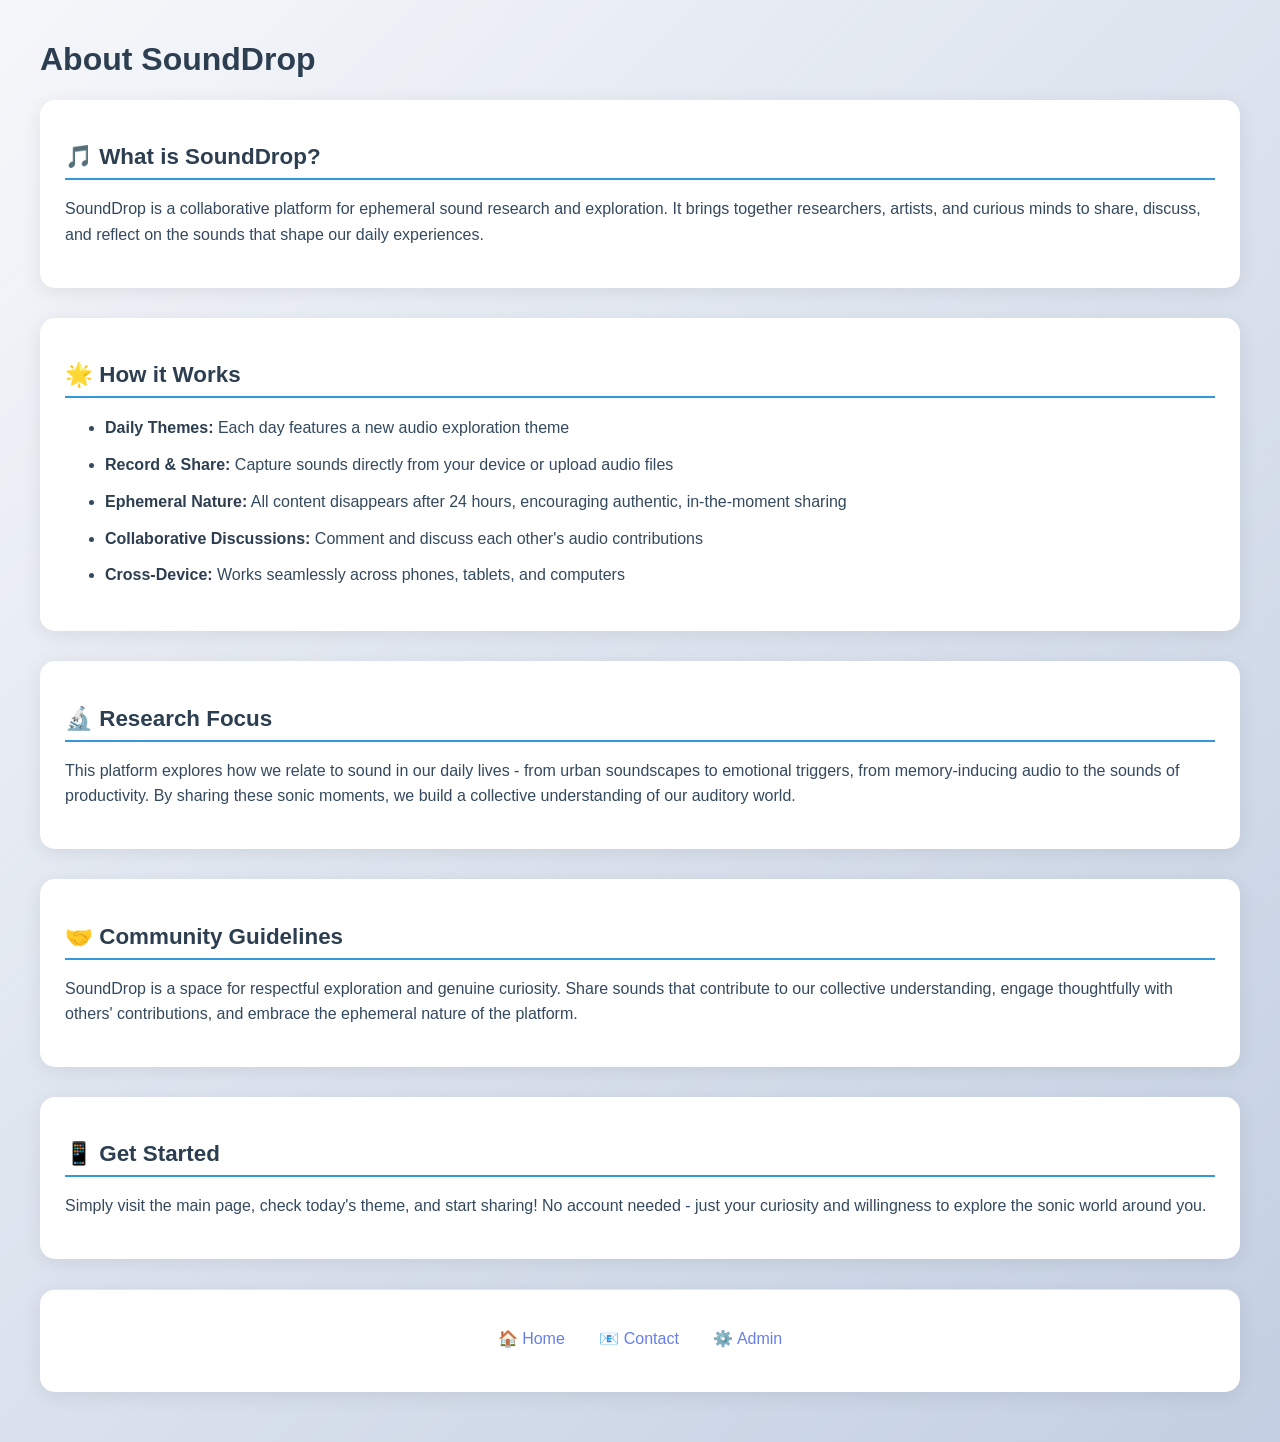
<file: about.html>
<!-- about.html -->
<!DOCTYPE html>
<html lang="en">
<head>
  <meta charset="UTF-8">
  <meta name="viewport" content="width=device-width, initial-scale=1.0">
  <title>About - SoundDrop</title>
  <link rel="stylesheet" href="style.css">
</head>
<body>
  <div class="container">
    <h1>About SoundDrop</h1>
    
    <div class="about-section">
      <h2>🎵 What is SoundDrop?</h2>
      <p>SoundDrop is a collaborative platform for ephemeral sound research and exploration. It brings together researchers, artists, and curious minds to share, discuss, and reflect on the sounds that shape our daily experiences.</p>
    </div>

    <div class="about-section">
      <h2>🌟 How it Works</h2>
      <ul>
        <li><strong>Daily Themes:</strong> Each day features a new audio exploration theme</li>
        <li><strong>Record & Share:</strong> Capture sounds directly from your device or upload audio files</li>
        <li><strong>Ephemeral Nature:</strong> All content disappears after 24 hours, encouraging authentic, in-the-moment sharing</li>
        <li><strong>Collaborative Discussions:</strong> Comment and discuss each other's audio contributions</li>
        <li><strong>Cross-Device:</strong> Works seamlessly across phones, tablets, and computers</li>
      </ul>
    </div>

    <div class="about-section">
      <h2>🔬 Research Focus</h2>
      <p>This platform explores how we relate to sound in our daily lives - from urban soundscapes to emotional triggers, from memory-inducing audio to the sounds of productivity. By sharing these sonic moments, we build a collective understanding of our auditory world.</p>
    </div>

    <div class="about-section">
      <h2>🤝 Community Guidelines</h2>
      <p>SoundDrop is a space for respectful exploration and genuine curiosity. Share sounds that contribute to our collective understanding, engage thoughtfully with others' contributions, and embrace the ephemeral nature of the platform.</p>
    </div>

    <div class="about-section">
      <h2>📱 Get Started</h2>
      <p>Simply visit the main page, check today's theme, and start sharing! No account needed - just your curiosity and willingness to explore the sonic world around you.</p>
    </div>
    
    <div class="about-section" style="text-align: center; border-top: 1px solid #e1e8ed; padding-top: 20px;">
      <p>
        <a href="index.html" style="color: #667eea; text-decoration: none; margin: 0 15px;">🏠 Home</a>
        <a href="contact.html" style="color: #667eea; text-decoration: none; margin: 0 15px;">📧 Contact</a>
        <a href="admin.html" style="color: #667eea; text-decoration: none; margin: 0 15px;">⚙️ Admin</a>
      </p>
    </div>
  </div>
</body>
</html>
</file>
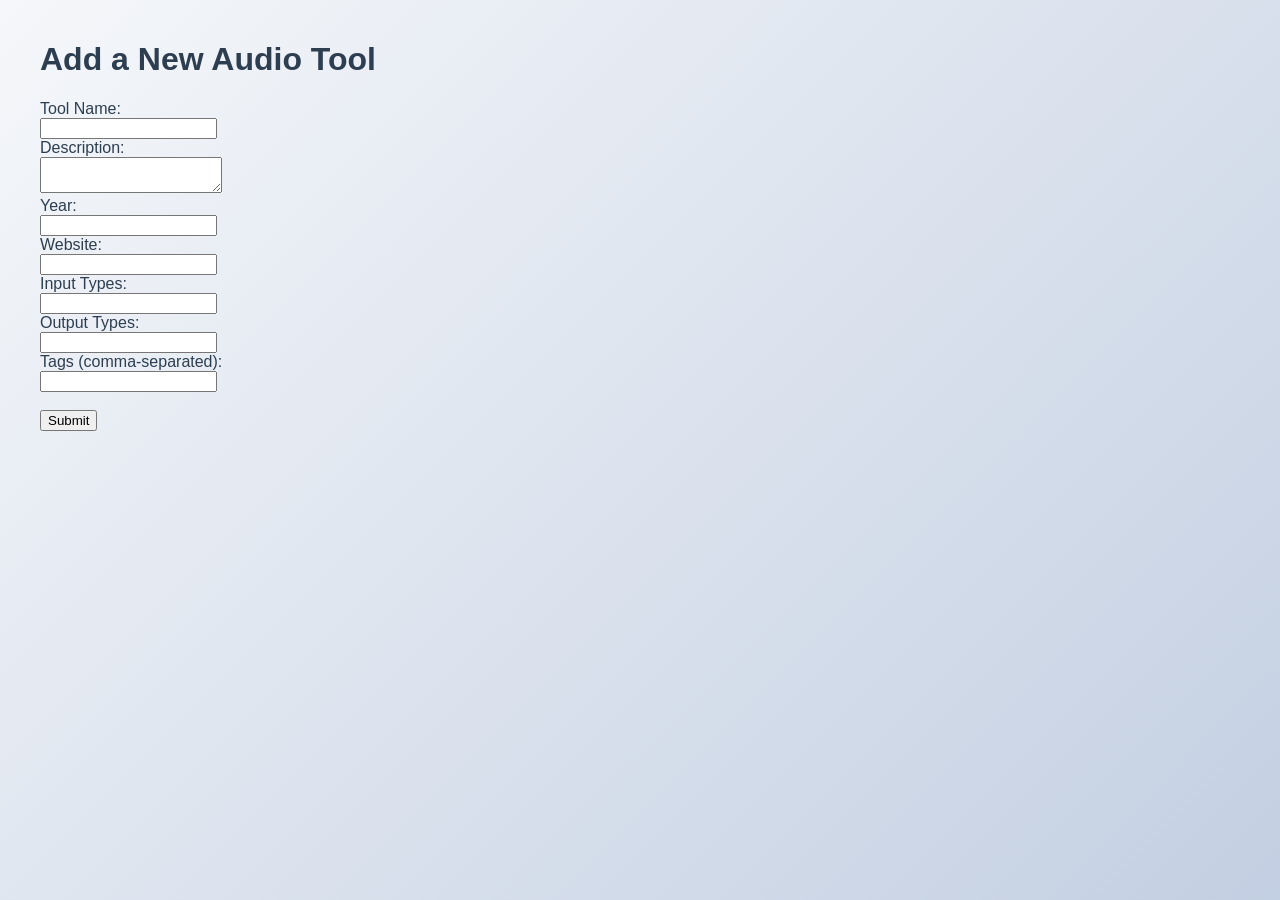
<file: add-model.html>
<!-- add-model.html -->
<!DOCTYPE html>
<html lang="en">
<head>
  <meta charset="UTF-8">
  <meta name="viewport" content="width=device-width, initial-scale=1.0">
  <title>Add Model - AI Audio Tools</title>
  <link rel="stylesheet" href="style.css">
</head>
<body>
  <div class="container">
    <h1>Add a New Audio Tool</h1>
    <form>
      <label>Tool Name:</label><br>
      <input type="text" name="name"><br>

      <label>Description:</label><br>
      <textarea name="description"></textarea><br>

      <label>Year:</label><br>
      <input type="text" name="year"><br>

      <label>Website:</label><br>
      <input type="url" name="website"><br>

      <label>Input Types:</label><br>
      <input type="text" name="inputs"><br>

      <label>Output Types:</label><br>
      <input type="text" name="outputs"><br>

      <label>Tags (comma-separated):</label><br>
      <input type="text" name="tags"><br><br>

      <button type="submit">Submit</button>
    </form>
  </div>
</body>
</html>
</file>
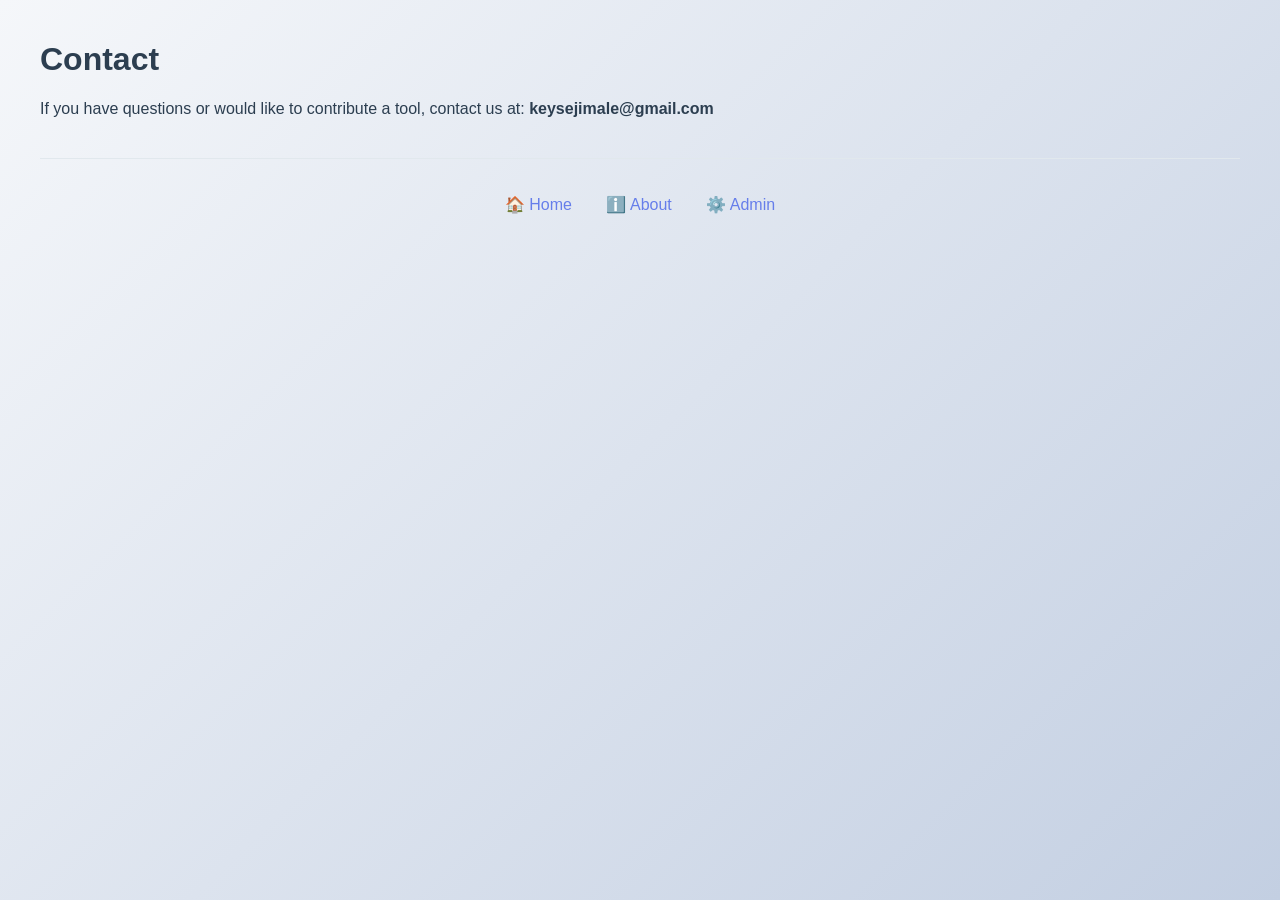
<file: contact.html>
<!-- contact.html -->
<!DOCTYPE html>
<html lang="en"> 


<head>
  <meta charset="UTF-8">
  <meta name="viewport" content="width=device-width, initial-scale=1.0">
  <title>Contact - AI Audio Tools Explorer</title>
  <link rel="stylesheet" href="style.css">
</head>
<body>
  <div class="container">
    <h1>Contact</h1>
    <p>If you have questions or would like to contribute a tool, contact us at: <strong>keysejimale@gmail.com</strong></p>
    
    <div style="text-align: center; border-top: 1px solid #e1e8ed; padding-top: 20px; margin-top: 40px;">
      <p>
        <a href="index.html" style="color: #667eea; text-decoration: none; margin: 0 15px;">🏠 Home</a>
        <a href="about.html" style="color: #667eea; text-decoration: none; margin: 0 15px;">ℹ️ About</a>
        <a href="admin.html" style="color: #667eea; text-decoration: none; margin: 0 15px;">⚙️ Admin</a>
      </p>
    </div>
  </div>
</body>
</html>
</file>
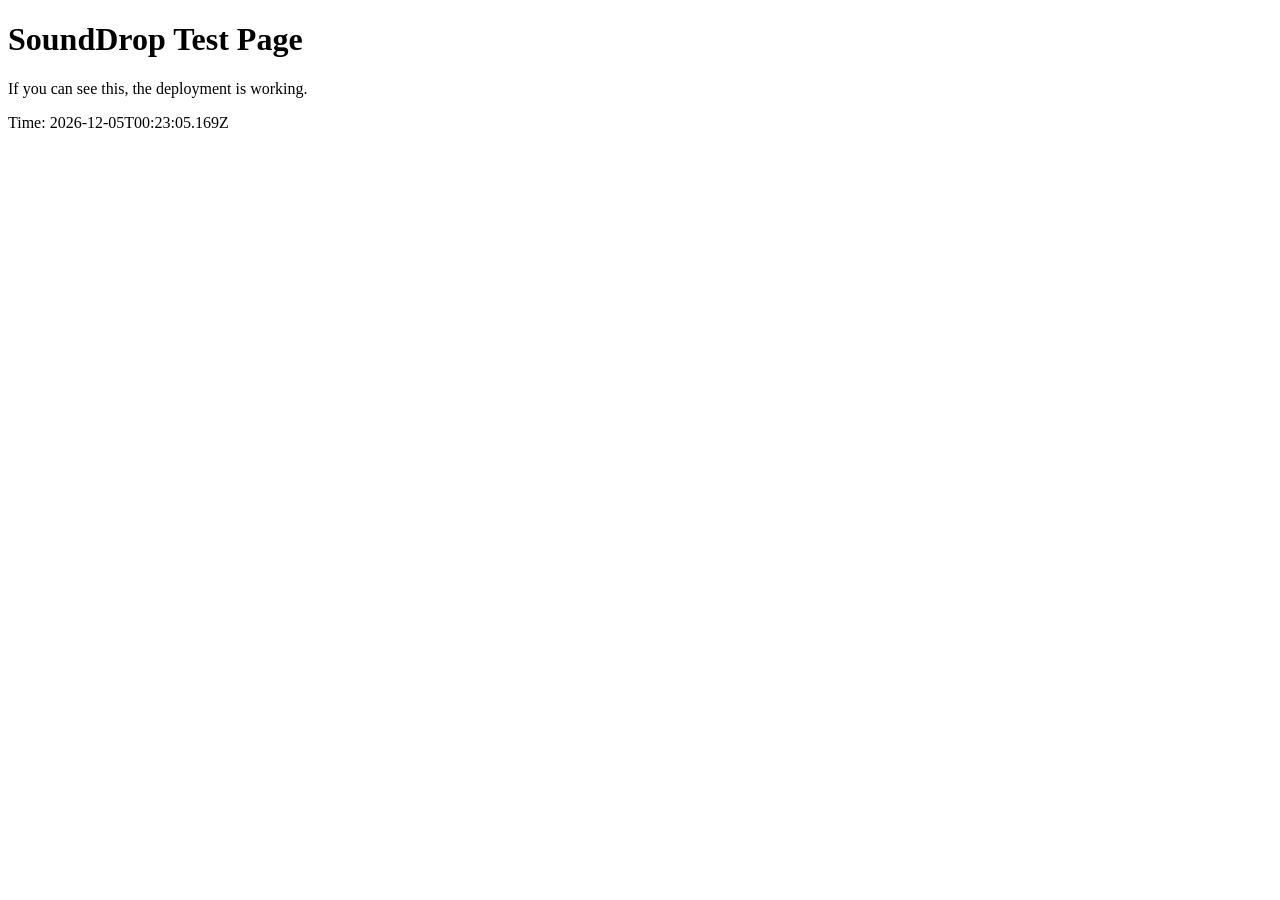
<file: test.html>
<!DOCTYPE html>
<html>
<head>
    <title>SoundDrop Test</title>
</head>
<body>
    <h1>SoundDrop Test Page</h1>
    <p>If you can see this, the deployment is working.</p>
    <p>Time: <span id="time"></span></p>
    <script>
        document.getElementById('time').textContent = new Date().toISOString();
    </script>
</body>
</html>
</file>
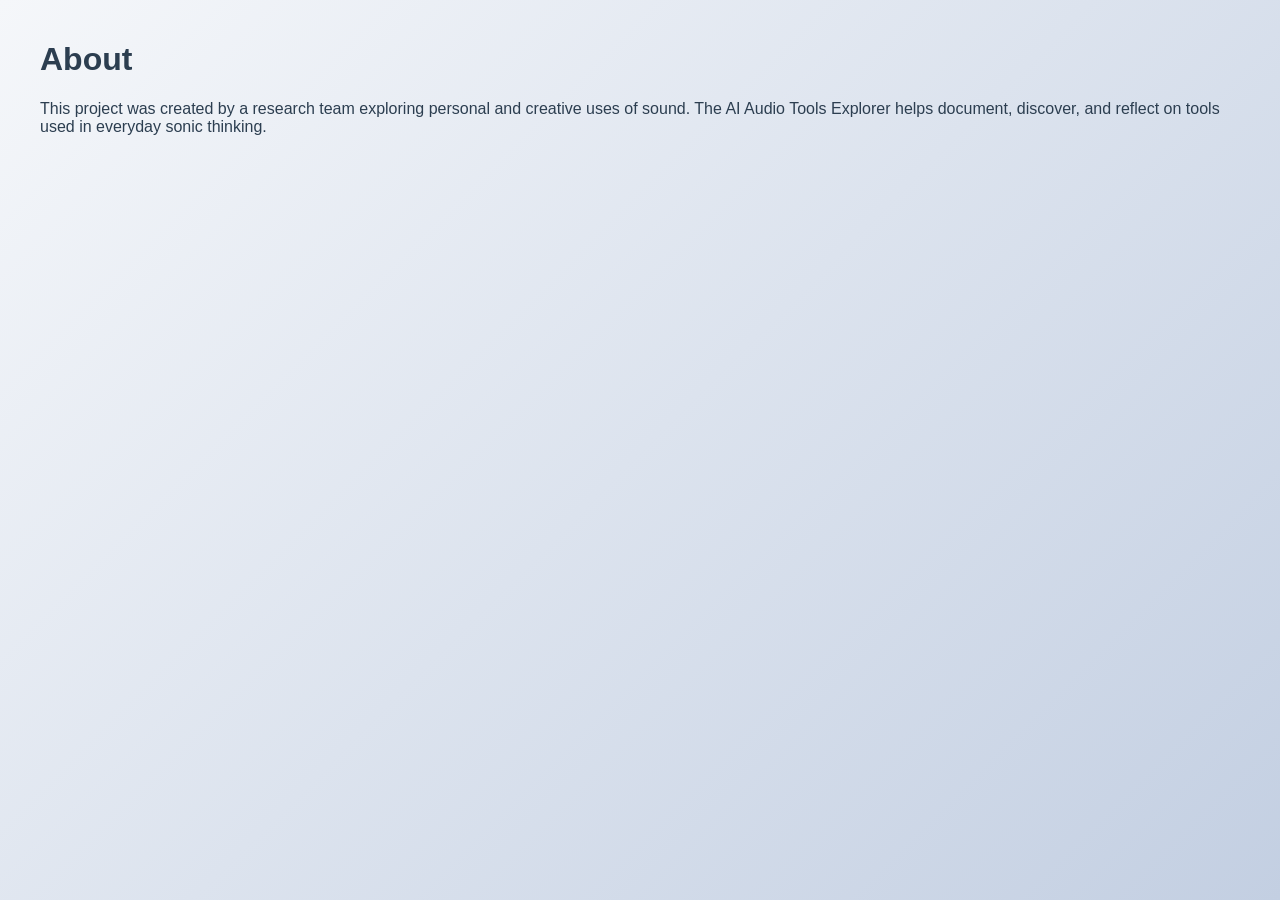
<file: reflective-voice-journal/about.html>
<!-- about.html -->
<!DOCTYPE html>
<html lang="en">
<head>
  <meta charset="UTF-8">
  <meta name="viewport" content="width=device-width, initial-scale=1.0">
  <title>About - AI Audio Tools Explorer</title>
  <link rel="stylesheet" href="style.css">
</head>
<body>
  <div class="container">
    <h1>About</h1>
    <p>This project was created by a research team exploring personal and creative uses of sound. The AI Audio Tools Explorer helps document, discover, and reflect on tools used in everyday sonic thinking.</p>
  </div>
</body>
</html>
</file>
<file: style.css>
/* style.css */
body {
  font-family: 'Inter', sans-serif;
  background: linear-gradient(135deg, #f5f7fa 0%, #c3cfe2 100%);
  color: #2c3e50;
  margin: 0;
  padding: 0;
  min-height: 100vh;
}

.container {
  max-width: 1200px;
  margin: 0 auto;
  padding: 20px;
}

.header {
  display: flex;
  align-items: center;
  justify-content: flex-start;
  position: relative;
  width: 100%;
  min-height: 60px;
  margin-bottom: 20px;
}

.menu {
  width: 48px;
  min-width: 48px;
  display: flex;
  align-items: center;
  justify-content: center;
  z-index: 2;
}

.menu-rect {
  display: none;
  position: absolute;
  top: 35px;
  left: 0;
  background: #fff;
  border-radius: 12px;
  box-shadow: 0 4px 20px rgba(0,0,0,0.15);
  padding: 16px 24px;
  z-index: 10;
  min-width: 180px;
}

.menu:hover .menu-rect {
  display: block;
}

.menu-rect a {
  display: block;
  padding: 8px 0;
  color: #2c3e50;
  text-decoration: none;
  font-size: 1.1em;
}

.menu-rect a:hover {
  color: #3498db;
}

.header-title-wrapper {
  flex: 1;
  display: flex;
  flex-direction: column;
  justify-content: center;
  align-items: center;
  text-align: center;
}

.title {
  font-size: 2.5em;
  font-weight: 700;
  color: #2c3e50;
  margin: 0;
  text-align: center;
}

.tagline {
  font-size: 0.9em;
  color: #7f8c8d;
  margin: 5px 0 0 0;
  text-align: center;
  font-weight: 400;
  font-style: italic;
}

.theme-section {
  margin-bottom: 30px;
}

.theme-card {
  background: linear-gradient(135deg, #667eea 0%, #764ba2 100%);
  color: white;
  padding: 30px;
  border-radius: 20px;
  box-shadow: 0 8px 32px rgba(0,0,0,0.1);
  text-align: center;
}

.theme-title {
  font-size: 1.8em;
  margin: 0 0 20px 0;
  font-weight: 600;
}

.theme-stats {
  display: flex;
  justify-content: space-between;
  align-items: center;
  margin-bottom: 20px;
  flex-wrap: wrap;
  gap: 15px;
}

.countdown {
  font-size: 1.3em;
  font-weight: 600;
  display: flex;
  align-items: center;
  gap: 8px;
  background: rgba(255, 255, 255, 0.2);
  padding: 10px 15px;
  border-radius: 25px;
  border: 2px solid rgba(255, 255, 255, 0.3);
}

#countdown-timer {
  font-size: 1.4em;
  font-weight: 700;
  color: #00e5ff;
  text-shadow: 0 2px 4px rgba(0, 0, 0, 0.5);
  background: rgba(0, 229, 255, 0.2);
  padding: 4px 12px;
  border-radius: 15px;
  border: 1px solid rgba(0, 229, 255, 0.5);
  animation: glow 2s infinite alternate;
}

@keyframes glow {
  0% { box-shadow: 0 0 5px rgba(0, 229, 255, 0.5); }
  100% { box-shadow: 0 0 15px rgba(0, 229, 255, 0.8); }
}

/* Unified countdown styles - orange theme for everything resets */
.unified-countdown {
  background: linear-gradient(135deg, rgba(0, 229, 255, 0.15), rgba(0, 229, 255, 0.15));
  padding: 16px 24px;
  border-radius: 16px;
  border: 2px solid rgba(0, 229, 255, 0.4);
  text-align: center;
  box-shadow: 0 4px 12px rgba(0, 229, 255, 0.2);
}

.countdown-main {
  display: flex;
  align-items: center;
  justify-content: center;
  gap: 12px;
  margin-bottom: 8px;
}

.countdown-main i {
  font-size: 1.8em;
  color: #00e5ff;
  animation: pulse 2s infinite;
}

@keyframes pulse {
  0%, 100% { opacity: 1; }
  50% { opacity: 0.7; }
}

.unified-countdown #countdown-timer {
  font-size: 2.2em;
  font-weight: 800;
  color: #00e5ff;
  text-shadow: 0 2px 6px rgba(0, 0, 0, 0.6);
  background: rgba(0, 229, 255, 0.2);
  padding: 12px 20px;
  border-radius: 12px;
  border: 2px solid rgba(0, 229, 255, 0.5);
  letter-spacing: 2px;
  font-family: 'Courier New', monospace;
  animation: brightGlow 2s infinite alternate;
}

@keyframes brightGlow {
  0% { box-shadow: 0 0 8px rgba(0, 229, 255, 0.5); }
  100% { box-shadow: 0 0 20px rgba(0, 229, 255, 0.8); }
}

.countdown-label {
  font-size: 1.1em;
  font-weight: 600;
  color: #00e5ff;
  margin-bottom: 4px;
  text-transform: uppercase;
  letter-spacing: 1px;
}


.stats {
  font-size: 1em;
  opacity: 0.9;
}

.theme-description {
  font-size: 1.1em;
  line-height: 1.6;
  margin: 0;
  opacity: 0.95;
}

.actions-section {
  display: flex;
  gap: 20px;
  justify-content: center;
  margin-bottom: 30px;
  flex-wrap: wrap;
}

.drop-sound-btn, .upload-btn, .link-btn {
  background: linear-gradient(135deg, #ff6b6b, #ee5a24);
  color: white;
  border: none;
  padding: 15px 30px;
  border-radius: 50px;
  font-size: 1.1em;
  font-weight: 600;
  cursor: pointer;
  transition: all 0.3s ease;
  display: flex;
  align-items: center;
  gap: 10px;
}

.link-btn {
  background: linear-gradient(135deg, #ff6b6b, #ee5a24);
}

.drop-sound-btn:hover, .upload-btn:hover {
  transform: translateY(-2px);
  box-shadow: 0 8px 25px rgba(255, 107, 107, 0.3);
}

.link-btn:hover {
  transform: translateY(-2px);
  box-shadow: 0 8px 25px rgba(255, 107, 107, 0.3);
}

.recording-section {
  margin-bottom: 30px;
}

.recorder-card {
  background: white;
  padding: 30px;
  border-radius: 20px;
  box-shadow: 0 8px 32px rgba(0,0,0,0.1);
  text-align: center;
}

.recorder-controls {
  display: flex;
  align-items: center;
  justify-content: center;
  gap: 20px;
  margin: 20px 0;
}

.record-btn, .stop-btn {
  width: 80px;
  height: 80px;
  border-radius: 50%;
  border: none;
  cursor: pointer;
  transition: all 0.3s ease;
  display: flex;
  align-items: center;
  justify-content: center;
  font-size: 1.5em;
}

.record-btn {
  background: #ff4444;
  color: white;
}

.stop-btn {
  background: #2c3e50;
  color: white;
}

.recording-time {
  font-size: 2em;
  font-weight: 700;
  color: #ff4444;
  background: rgba(255, 68, 68, 0.1);
  padding: 8px 16px;
  border-radius: 25px;
  border: 2px solid #ff4444;
  animation: pulse 1.5s infinite;
}

@keyframes pulse {
  0% { transform: scale(1); opacity: 1; }
  50% { transform: scale(1.05); opacity: 0.8; }
  100% { transform: scale(1); opacity: 1; }
}

.recording-context textarea {
  width: 100%;
  max-width: 500px;
  height: 80px;
  padding: 15px;
  border: 2px solid #e0e6ed;
  border-radius: 12px;
  font-size: 1em;
  resize: vertical;
  margin-bottom: 15px;
}

.audio-preview {
  margin: 20px 0;
  padding: 20px;
  background: #f8f9fa;
  border-radius: 12px;
  border-left: 4px solid #3498db;
}

.audio-preview h4 {
  margin: 0 0 15px 0;
  color: #2c3e50;
  font-size: 1.1em;
}

.recording-actions {
  display: flex;
  gap: 15px;
  justify-content: center;
  margin-top: 15px;
}

.retake-btn {
  background: linear-gradient(135deg, #e17055, #d63031);
  color: white;
  border: none;
  padding: 12px 25px;
  border-radius: 25px;
  font-size: 1em;
  font-weight: 600;
  cursor: pointer;
  transition: all 0.3s ease;
  display: flex;
  align-items: center;
  gap: 8px;
}

.retake-btn:hover {
  transform: translateY(-2px);
  box-shadow: 0 4px 15px rgba(225, 112, 85, 0.3);
}

.share-drop-btn {
  background: linear-gradient(135deg, #00b894, #00a085);
  color: white;
  border: none;
  padding: 12px 25px;
  border-radius: 25px;
  font-size: 1em;
  font-weight: 600;
  cursor: pointer;
  transition: all 0.3s ease;
  display: flex;
  align-items: center;
  gap: 8px;
}

.share-drop-btn:hover {
  transform: translateY(-2px);
  box-shadow: 0 4px 15px rgba(0, 184, 148, 0.3);
}

.filter-tags {
  display: flex;
  gap: 10px;
  justify-content: center;
  margin-bottom: 30px;
  flex-wrap: wrap;
}

.filter-tag {
  background: white;
  border: 2px solid #e0e6ed;
  color: #2c3e50;
  padding: 8px 20px;
  border-radius: 25px;
  cursor: pointer;
  transition: all 0.3s ease;
  font-size: 0.95em;
}

.filter-tag.active, .filter-tag:hover {
  background: #3498db;
  color: white;
  border-color: #3498db;
}

.sound-drops {
  display: grid;
  grid-template-columns: repeat(auto-fill, minmax(350px, 1fr));
  gap: 25px;
}

.sound-drop {
  background: white;
  border-radius: 16px;
  padding: 25px;
  box-shadow: 0 4px 20px rgba(0,0,0,0.08);
  transition: all 0.3s ease;
}

.sound-drop:hover {
  transform: translateY(-4px);
  box-shadow: 0 8px 32px rgba(0,0,0,0.12);
}

.drop-header {
  display: flex;
  justify-content: space-between;
  align-items: center;
  margin-bottom: 15px;
}

.drop-time {
  color: #00e5ff;
  font-size: 1.1em;
  font-weight: 600;
  text-shadow: 0 1px 2px rgba(0, 0, 0, 0.3);
  background: rgba(0, 229, 255, 0.1);
  padding: 4px 8px;
  border-radius: 4px;
  border: 1px solid rgba(0, 229, 255, 0.3);
  display: inline-flex;
  align-items: center;
  gap: 5px;
}

.drop-type {
  background: #e8f4fd;
  color: #3498db;
  padding: 4px 12px;
  border-radius: 12px;
  font-size: 0.8em;
  font-weight: 500;
}

.waveform {
  height: 60px;
  background: #f8f9fa;
  border-radius: 8px;
  margin: 15px 0;
  display: flex;
  align-items: center;
  justify-content: center;
  color: #7f8c8d;
}

.link-preview {
  background: linear-gradient(135deg, #ff6b6b, #ee5a24);
  color: white;
  padding: 15px 20px;
  border-radius: 10px;
  margin: 15px 0;
  display: flex;
  align-items: center;
  gap: 12px;
  transition: all 0.3s ease;
}

.link-preview:hover {
  transform: translateY(-2px);
  box-shadow: 0 4px 15px rgba(255, 107, 107, 0.3);
}

.link-preview a {
  color: white;
  text-decoration: none;
  font-weight: 600;
  font-size: 1.1em;
}

.link-preview a:hover {
  text-decoration: underline;
}

.drop-controls {
  display: flex;
  align-items: center;
  gap: 15px;
  margin: 15px 0;
}

.play-btn {
  width: 40px;
  height: 40px;
  border-radius: 50%;
  background: #3498db;
  color: white;
  border: none;
  cursor: pointer;
  display: flex;
  align-items: center;
  justify-content: center;
}

.drop-context {
  color: #34495e;
  font-style: italic;
  margin: 15px 0;
  line-height: 1.5;
}

.drop-actions {
  display: flex;
  gap: 15px;
  margin-top: 15px;
}

.applaud-btn {
  background: none;
  border: 1px solid #e74c3c;
  color: #e74c3c;
  padding: 8px 15px;
  border-radius: 20px;
  cursor: pointer;
  font-size: 0.9em;
  transition: all 0.3s ease;
  margin-right: 8px;
}

.applaud-btn:hover {
  background: #e74c3c;
  color: white;
  transform: translateY(-1px);
}

.applaud-btn.applauded {
  background: #27ae60;
  border-color: #27ae60;
  color: white;
  box-shadow: 0 0 10px rgba(39, 174, 96, 0.3);
}

.applaud-btn.applauded:hover {
  background: #229954;
  border-color: #229954;
}

.discuss-btn, .download-btn {
  background: none;
  border: 1px solid #e0e6ed;
  color: #7f8c8d;
  padding: 8px 15px;
  border-radius: 20px;
  cursor: pointer;
  font-size: 0.9em;
  transition: all 0.3s ease;
}

.discuss-btn:hover, .download-btn:hover {
  background: #f8f9fa;
  color: #2c3e50;
}

.modal {
  position: fixed;
  top: 0;
  left: 0;
  width: 100%;
  height: 100%;
  background: rgba(0,0,0,0.5);
  display: flex;
  align-items: center;
  justify-content: center;
  z-index: 1000;
}

.modal-content {
  background: white;
  padding: 30px;
  border-radius: 20px;
  max-width: 500px;
  width: 90%;
  position: relative;
}

.close {
  position: absolute;
  top: 15px;
  right: 20px;
  font-size: 1.5em;
  cursor: pointer;
  color: #7f8c8d;
}

.modal-content h3 {
  margin-top: 0;
  color: #2c3e50;
}

.modal-content input, .modal-content textarea {
  width: 100%;
  padding: 12px;
  border: 2px solid #e0e6ed;
  border-radius: 8px;
  margin-bottom: 15px;
  font-size: 1em;
}

.modal-content button {
  background: linear-gradient(135deg, #3498db, #2980b9);
  color: white;
  border: none;
  padding: 12px 25px;
  border-radius: 25px;
  cursor: pointer;
  font-size: 1em;
  font-weight: 600;
}

.discussion-modal-content {
  max-width: 700px;
  max-height: 80vh;
  overflow-y: auto;
}

.sound-preview {
  background: #f8f9fa;
  padding: 20px;
  border-radius: 12px;
  margin-bottom: 25px;
}

.sound-preview .drop-controls {
  margin-bottom: 10px;
}

.sound-preview .drop-context {
  margin: 0;
  font-style: italic;
  color: #34495e;
}

.comments-section h4 {
  color: #2c3e50;
  margin-bottom: 20px;
  padding-bottom: 10px;
  border-bottom: 2px solid #e0e6ed;
}

.comments-list {
  max-height: 300px;
  overflow-y: auto;
  margin-bottom: 25px;
}

.comment {
  background: #f8f9fa;
  padding: 15px;
  border-radius: 10px;
  margin-bottom: 15px;
  border-left: 4px solid #3498db;
}

.comment-header {
  display: flex;
  justify-content: space-between;
  align-items: center;
  margin-bottom: 8px;
}

.comment-actions {
  display: flex;
  gap: 5px;
  opacity: 0.7;
  transition: opacity 0.3s ease;
}

.comment:hover .comment-actions {
  opacity: 1;
}

.edit-comment-btn, .delete-comment-btn {
  background: none;
  border: none;
  color: #7f8c8d;
  cursor: pointer;
  padding: 4px 6px;
  border-radius: 4px;
  font-size: 0.7em;
  transition: all 0.3s ease;
}

.edit-comment-btn:hover {
  background: #3498db;
  color: white;
}

.delete-comment-btn:hover {
  background: #e74c3c;
  color: white;
}

.comment-edit {
  margin-top: 10px;
}

.comment-edit textarea {
  width: 100%;
  padding: 8px;
  border: 2px solid #e0e6ed;
  border-radius: 6px;
  font-size: 0.9em;
  font-family: inherit;
  resize: vertical;
  min-height: 60px;
  margin-bottom: 10px;
  box-sizing: border-box;
}

.comment-edit textarea:focus {
  outline: none;
  border-color: #3498db;
}

.edit-actions {
  display: flex;
  gap: 8px;
}

.save-edit-btn, .cancel-edit-btn {
  padding: 6px 12px;
  border: none;
  border-radius: 4px;
  font-size: 0.8em;
  cursor: pointer;
  transition: all 0.3s ease;
  display: flex;
  align-items: center;
  gap: 4px;
}

.save-edit-btn {
  background: #27ae60;
  color: white;
}

.save-edit-btn:hover {
  background: #219a52;
}

.cancel-edit-btn {
  background: #95a5a6;
  color: white;
}

.cancel-edit-btn:hover {
  background: #7f8c8d;
}

.comment-author {
  font-weight: 600;
  color: #2c3e50;
}

.comment-time {
  color: #7f8c8d;
  font-size: 0.9em;
}

.comment-text {
  color: #34495e;
  line-height: 1.5;
}

.no-comments {
  text-align: center;
  color: #7f8c8d;
  font-style: italic;
  padding: 30px;
  background: #f8f9fa;
  border-radius: 10px;
  margin-bottom: 25px;
}

.add-comment {
  border-top: 2px solid #e0e6ed;
  padding-top: 20px;
}

.add-comment textarea {
  width: 100%;
  padding: 12px;
  border: 2px solid #e0e6ed;
  border-radius: 8px;
  font-size: 1em;
  font-family: 'Inter', sans-serif;
  resize: vertical;
  margin-bottom: 15px;
  box-sizing: border-box;
}

.add-comment textarea:focus {
  outline: none;
  border-color: #3498db;
}

.add-comment-btn {
  background: linear-gradient(135deg, #3498db, #2980b9);
  color: white;
  border: none;
  padding: 12px 20px;
  border-radius: 25px;
  cursor: pointer;
  font-size: 1em;
  font-weight: 600;
  display: flex;
  align-items: center;
  gap: 8px;
  transition: all 0.3s ease;
}

.add-comment-btn:hover {
  transform: translateY(-2px);
  box-shadow: 0 4px 15px rgba(52, 152, 219, 0.3);
}

.link-input-group {
  margin-bottom: 20px;
}

.link-input-group label {
  display: block;
  margin-bottom: 8px;
  font-weight: 600;
  color: #2c3e50;
}

.link-input-group input {
  width: 100%;
  padding: 12px;
  border: 2px solid #e0e6ed;
  border-radius: 8px;
  font-size: 1em;
  margin-bottom: 8px;
  box-sizing: border-box;
}

.link-input-group input:focus {
  outline: none;
  border-color: #9b59b6;
}

.supported-platforms {
  color: #7f8c8d;
  font-style: italic;
}

.supported-platforms small {
  font-size: 0.85em;
}

.welcome-message {
  margin: 20px 0;
  background: linear-gradient(135deg, #74b9ff, #0984e3);
  border-radius: 15px;
  overflow: hidden;
  box-shadow: 0 4px 20px rgba(116, 185, 255, 0.3);
}

.welcome-content {
  padding: 25px;
  color: white;
  text-align: center;
}

.welcome-content h3 {
  margin: 0 0 15px 0;
  font-size: 1.5em;
  font-weight: 600;
}

.welcome-content p {
  margin: 0 0 15px 0;
  line-height: 1.6;
  opacity: 0.95;
}

.welcome-content p:last-of-type {
  margin-bottom: 20px;
}

.dismiss-welcome {
  background: rgba(255, 255, 255, 0.2);
  color: white;
  border: 2px solid rgba(255, 255, 255, 0.3);
  padding: 10px 20px;
  border-radius: 25px;
  cursor: pointer;
  font-weight: 600;
  transition: all 0.3s ease;
  display: inline-flex;
  align-items: center;
  gap: 8px;
}

.dismiss-welcome:hover {
  background: rgba(255, 255, 255, 0.3);
  transform: translateY(-2px);
}

.notification {
  position: fixed;
  top: 20px;
  right: 20px;
  z-index: 10000;
  max-width: 400px;
  border-radius: 8px;
  box-shadow: 0 4px 20px rgba(0, 0, 0, 0.15);
  animation: slideInRight 0.3s ease-out;
}

.notification-success {
  background: linear-gradient(135deg, #27ae60, #2ecc71);
  color: white;
}

.notification-error {
  background: linear-gradient(135deg, #e74c3c, #c0392b);
  color: white;
}

.notification-info {
  background: linear-gradient(135deg, #3498db, #2980b9);
  color: white;
}

.notification-content {
  display: flex;
  align-items: center;
  justify-content: space-between;
  padding: 15px 20px;
  gap: 15px;
}

.notification-message {
  flex: 1;
  font-weight: 500;
}

.notification-close {
  background: rgba(255, 255, 255, 0.2);
  border: none;
  color: white;
  width: 24px;
  height: 24px;
  border-radius: 50%;
  cursor: pointer;
  display: flex;
  align-items: center;
  justify-content: center;
  font-size: 0.8em;
  transition: background 0.3s ease;
}

.notification-close:hover {
  background: rgba(255, 255, 255, 0.3);
}

@keyframes slideInRight {
  from {
    transform: translateX(100%);
    opacity: 0;
  }
  to {
    transform: translateX(0);
    opacity: 1;
  }
}

.about-section {
  margin-bottom: 30px;
  padding: 25px;
  background: white;
  border-radius: 15px;
  box-shadow: 0 4px 20px rgba(0,0,0,0.08);
}

.about-section h2 {
  color: #2c3e50;
  margin-bottom: 15px;
  font-size: 1.4em;
  border-bottom: 2px solid #3498db;
  padding-bottom: 8px;
}

.about-section p {
  line-height: 1.6;
  color: #34495e;
  margin-bottom: 15px;
}

.about-section ul {
  line-height: 1.8;
  color: #34495e;
}

.about-section li {
  margin-bottom: 8px;
}

.about-section strong {
  color: #2c3e50;
}

@media (max-width: 768px) {
  .theme-stats {
    flex-direction: column;
    text-align: center;
  }
  
  .actions-section {
    flex-direction: column;
    align-items: center;
    gap: 15px;
  }
  
  .drop-sound-btn, .upload-btn, .link-btn {
    width: 100%;
    max-width: 280px;
    padding: 18px 30px;
    font-size: 1.2em;
  }
  
  .sound-drops {
    grid-template-columns: 1fr;
    gap: 20px;
  }
  
  .sound-drop {
    padding: 20px;
  }
  
  .play-btn {
    width: 48px;
    height: 48px;
    font-size: 1.1em;
  }
  
  .record-btn, .stop-btn {
    width: 90px;
    height: 90px;
    font-size: 1.8em;
  }
  
  .filter-tags {
    justify-content: center;
    gap: 8px;
  }
  
  .filter-tag {
    padding: 10px 16px;
    font-size: 0.9em;
    min-height: 44px;
    display: flex;
    align-items: center;
  }
  
  .modal-content {
    width: 95%;
    max-width: none;
    margin: 10px;
  }
  
  .discussion-modal-content {
    max-height: 85vh;
  }
}

/* Loading indicator */
.loading-indicator {
  position: fixed;
  top: 0;
  left: 0;
  width: 100%;
  height: 100%;
  background: rgba(0, 0, 0, 0.7);
  display: none;
  justify-content: center;
  align-items: center;
  z-index: 10000;
}

.loading-content {
  background: white;
  padding: 30px;
  border-radius: 10px;
  text-align: center;
  box-shadow: 0 4px 20px rgba(0, 0, 0, 0.3);
}

.loading-spinner {
  width: 40px;
  height: 40px;
  border: 4px solid #f3f3f3;
  border-top: 4px solid #ff6b35;
  border-radius: 50%;
  animation: spin 1s linear infinite;
  margin: 0 auto 15px;
}

@keyframes spin {
  0% { transform: rotate(0deg); }
  100% { transform: rotate(360deg); }
}

/* Error message */
.error-message {
  position: fixed;
  top: 20px;
  left: 50%;
  transform: translateX(-50%);
  background: #f8d7da;
  color: #721c24;
  padding: 15px 25px;
  border-radius: 8px;
  border: 1px solid #f5c6cb;
  box-shadow: 0 2px 10px rgba(0, 0, 0, 0.1);
  z-index: 9999;
  display: none;
  max-width: 90%;
  text-align: center;
}

.error-message.info {
  background: #d1ecf1;
  color: #0c5460;
  border-color: #bee5eb;
}

.error-message.warning {
  background: #fff3cd;
  color: #856404;
  border-color: #ffeaa7;
}

.error-message.success {
  background: #d4edda;
  color: #155724;
  border-color: #c3e6cb;
}

/* Success message */
.success-message {
  position: fixed;
  top: 20px;
  left: 50%;
  transform: translateX(-50%);
  background: #d4edda;
  color: #155724;
  padding: 15px 25px;
  border-radius: 8px;
  border: 1px solid #c3e6cb;
  box-shadow: 0 2px 10px rgba(0, 0, 0, 0.1);
  z-index: 9999;
  display: none;
  max-width: 90%;
  text-align: center;
}

/* Demo mode message */
.demo-message {
  margin-bottom: 25px;
}

.demo-notice {
  background: linear-gradient(135deg, #ff6b35, #f7931e);
  color: white;
  padding: 20px;
  border-radius: 12px;
  text-align: center;
  box-shadow: 0 4px 15px rgba(255, 107, 53, 0.3);
}

.demo-notice h3 {
  margin: 0 0 10px 0;
  font-size: 1.3em;
}

.demo-notice p {
  margin: 8px 0;
  opacity: 0.95;
}

/* Archive Page Styles */
.archive-section {
  margin-bottom: 40px;
}

.archive-controls {
  background: white;
  padding: 25px;
  border-radius: 15px;
  box-shadow: 0 4px 20px rgba(0,0,0,0.08);
  margin-bottom: 25px;
}

.archive-controls h2 {
  color: #2c3e50;
  margin-bottom: 10px;
}

.archive-description {
  color: #7f8c8d;
  margin-bottom: 20px;
  line-height: 1.6;
}

.date-selector {
  display: flex;
  align-items: center;
  gap: 15px;
  flex-wrap: wrap;
}

.date-selector label {
  font-weight: 600;
  color: #2c3e50;
}

.date-selector input[type="date"] {
  padding: 10px 15px;
  border: 2px solid #e1e8ed;
  border-radius: 8px;
  font-size: 1em;
  background: white;
}

.load-archive-btn {
  background: #3498db;
  color: white;
  border: none;
  padding: 10px 20px;
  border-radius: 8px;
  cursor: pointer;
  font-weight: 600;
  transition: all 0.3s ease;
}

.load-archive-btn:hover {
  background: #2980b9;
  transform: translateY(-2px);
}

.archive-content {
  background: white;
  border-radius: 15px;
  box-shadow: 0 4px 20px rgba(0,0,0,0.08);
  overflow: hidden;
}

.archive-placeholder {
  padding: 60px 40px;
  text-align: center;
  color: #7f8c8d;
}

.archive-placeholder h3 {
  color: #2c3e50;
  margin-bottom: 15px;
}

.loading-archive {
  padding: 60px 40px;
  text-align: center;
}

.archive-error {
  padding: 40px;
  text-align: center;
  color: #e74c3c;
}

.archive-error h3 {
  color: #c0392b;
  margin-bottom: 15px;
}

.archive-error ul {
  text-align: left;
  max-width: 400px;
  margin: 20px auto;
}

.archive-theme-header {
  padding: 30px;
  background: linear-gradient(135deg, #667eea 0%, #764ba2 100%);
  color: white;
  text-align: center;
}

.archive-theme-header h2 {
  margin-bottom: 10px;
  font-size: 2em;
}

.archive-date {
  font-size: 1.1em;
  opacity: 0.9;
  margin-bottom: 15px;
}

.archive-stats {
  display: flex;
  justify-content: center;
  gap: 30px;
  margin-top: 20px;
}

.archive-stats .stat {
  background: rgba(255, 255, 255, 0.2);
  padding: 8px 16px;
  border-radius: 20px;
  font-weight: 600;
}

.archived-sounds {
  padding: 30px;
}

.archived-sounds h3 {
  color: #2c3e50;
  margin-bottom: 25px;
  border-bottom: 2px solid #3498db;
  padding-bottom: 10px;
}

.archived-sound {
  background: #f8f9fa;
  border-radius: 12px;
  padding: 20px;
  margin-bottom: 20px;
  border-left: 4px solid #3498db;
}

.sound-header {
  display: flex;
  justify-content: space-between;
  align-items: center;
  margin-bottom: 15px;
}

.sound-header h4 {
  color: #2c3e50;
  margin: 0;
}

.sound-time {
  color: #7f8c8d;
  font-size: 0.9em;
}

.sound-content audio {
  width: 100%;
  margin-bottom: 15px;
}

.sound-context {
  font-style: italic;
  color: #34495e;
  margin-bottom: 15px;
}

.archived-discussions {
  border-top: 1px solid #e1e8ed;
  padding-top: 15px;
}

.archived-discussions h5 {
  color: #2c3e50;
  margin-bottom: 10px;
}

.archived-comment {
  background: white;
  padding: 10px 15px;
  border-radius: 8px;
  margin-bottom: 10px;
  border-left: 3px solid #3498db;
}

.comment-time {
  font-size: 0.8em;
  color: #7f8c8d;
  display: block;
  margin-bottom: 5px;
}

.no-sounds {
  text-align: center;
  padding: 60px 40px;
  color: #7f8c8d;
}

/* Weekly Summary Styles */
.weekly-summary {
  background: white;
  border-radius: 15px;
  box-shadow: 0 4px 20px rgba(0,0,0,0.08);
  padding: 30px;
  margin-top: 30px;
}

.weekly-summary h2 {
  color: #2c3e50;
  margin-bottom: 25px;
  text-align: center;
}

.summary-stats {
  display: grid;
  grid-template-columns: repeat(auto-fit, minmax(150px, 1fr));
  gap: 20px;
  margin-bottom: 30px;
}

.stat-card {
  background: linear-gradient(135deg, #667eea 0%, #764ba2 100%);
  color: white;
  padding: 20px;
  border-radius: 12px;
  text-align: center;
}

.stat-card h3 {
  font-size: 2em;
  margin: 0 0 5px 0;
}

.stat-card p {
  margin: 0;
  opacity: 0.9;
}

.theme-timeline {
  border-top: 2px solid #e1e8ed;
  padding-top: 25px;
}

.theme-timeline h3 {
  color: #2c3e50;
  margin-bottom: 20px;
}

.theme-list {
  display: flex;
  flex-direction: column;
  gap: 15px;
}

.timeline-item {
  display: flex;
  align-items: center;
  padding: 15px;
  border-radius: 10px;
  transition: all 0.3s ease;
}

.timeline-item.active {
  background: #e8f5e8;
  border-left: 4px solid #27ae60;
}

.timeline-item.inactive {
  background: #f8f9fa;
  border-left: 4px solid #bdc3c7;
  opacity: 0.7;
}

.timeline-date {
  min-width: 80px;
  font-weight: 600;
  color: #2c3e50;
  text-align: center;
}

.timeline-theme {
  flex: 1;
  margin-left: 20px;
}

.timeline-theme h4 {
  margin: 0 0 5px 0;
  color: #2c3e50;
}

.timeline-theme p {
  margin: 0;
  color: #7f8c8d;
  font-size: 0.9em;
}

/* Archive page styles */
.ephemeral-notice {
  background: #f8f9fa;
  border: 1px solid #e9ecef;
  border-radius: 8px;
  padding: 20px;
  margin: 20px 0;
}

.ephemeral-notice h3 {
  color: #495057;
  margin-bottom: 10px;
}

.theme-inspiration {
  background: #fff3cd;
  border: 1px solid #ffeaa7;
  border-radius: 8px;
  padding: 20px;
  margin: 20px 0;
}

.theme-inspiration h3 {
  color: #856404;
  margin-bottom: 15px;
}

.theme-reflection {
  margin-top: 20px;
  padding-top: 15px;
  border-top: 1px solid #ffeaa7;
}

.theme-reflection h4 {
  color: #856404;
  margin-bottom: 10px;
}

.theme-reflection ul {
  list-style-type: none;
  padding-left: 0;
}

.theme-reflection li {
  padding: 5px 0;
  padding-left: 20px;
  position: relative;
}

.theme-reflection li:before {
  content: "💭";
  position: absolute;
  left: 0;
}

/* Group Selection Styles */
.group-section {
  margin-bottom: 30px;
  animation: slideIn 0.5s ease-out;
}

.group-card {
  background: linear-gradient(135deg, #667eea 0%, #764ba2 100%);
  color: white;
  padding: 30px;
  border-radius: 20px;
  box-shadow: 0 8px 32px rgba(102, 126, 234, 0.3);
  text-align: center;
}

.group-card h2 {
  margin: 0 0 15px 0;
  font-size: 1.8em;
  font-weight: 700;
}

.group-card > p {
  margin-bottom: 25px;
  opacity: 0.9;
  font-size: 1.1em;
}

.group-options {
  display: grid;
  grid-template-columns: repeat(auto-fit, minmax(250px, 1fr));
  gap: 15px;
  margin-bottom: 30px;
}

.group-option {
  background: rgba(255, 255, 255, 0.15);
  backdrop-filter: blur(10px);
  border: 2px solid rgba(255, 255, 255, 0.2);
  border-radius: 15px;
  padding: 20px;
  cursor: pointer;
  transition: all 0.3s ease;
  text-align: left;
}

.group-option:hover {
  background: rgba(255, 255, 255, 0.25);
  border-color: rgba(255, 255, 255, 0.4);
  transform: translateY(-3px);
  box-shadow: 0 8px 25px rgba(0, 0, 0, 0.2);
}

.group-option.selected {
  background: rgba(255, 255, 255, 0.3);
  border-color: #00e676;
  box-shadow: 0 0 20px rgba(0, 230, 118, 0.4);
}

.group-option h3 {
  margin: 0 0 10px 0;
  font-size: 1.2em;
  font-weight: 600;
}

.group-option p {
  margin: 0;
  opacity: 0.9;
  font-size: 0.95em;
  line-height: 1.4;
}

.group-code-entry {
  background: rgba(255, 255, 255, 0.1);
  border-radius: 15px;
  padding: 20px;
  margin-top: 20px;
}

.group-code-entry p {
  margin: 0 0 15px 0;
  font-weight: 600;
}

.group-code-entry input {
  width: 100%;
  max-width: 300px;
  padding: 12px 15px;
  border: 2px solid rgba(255, 255, 255, 0.3);
  border-radius: 10px;
  background: rgba(255, 255, 255, 0.2);
  color: white;
  font-size: 16px;
  margin-bottom: 15px;
  text-align: center;
  text-transform: uppercase;
}

.group-code-entry input::placeholder {
  color: rgba(255, 255, 255, 0.7);
}

.group-code-entry input:focus {
  outline: none;
  border-color: #00e676;
  box-shadow: 0 0 15px rgba(0, 230, 118, 0.3);
}

.group-code-entry button {
  background: #00e676;
  color: #1a1a2e;
  border: none;
  padding: 12px 25px;
  border-radius: 10px;
  font-weight: 600;
  font-size: 16px;
  cursor: pointer;
  transition: all 0.3s ease;
}

.group-code-entry button:hover {
  background: #00c853;
  transform: translateY(-2px);
  box-shadow: 0 4px 15px rgba(0, 230, 118, 0.4);
}

/* Current Group Indicator */
.current-group-indicator {
  position: fixed;
  top: 20px;
  right: 20px;
  background: rgba(102, 126, 234, 0.9);
  color: white;
  padding: 8px 15px;
  border-radius: 20px;
  font-size: 0.85em;
  font-weight: 600;
  backdrop-filter: blur(10px);
  border: 1px solid rgba(255, 255, 255, 0.2);
  z-index: 1000;
  cursor: pointer;
  transition: all 0.3s ease;
}

.current-group-indicator:hover {
  background: rgba(102, 126, 234, 1);
  transform: scale(1.05);
}

@media (max-width: 768px) {
  .group-options {
    grid-template-columns: 1fr;
  }
  
  .current-group-indicator {
    position: relative;
    top: auto;
    right: auto;
    margin: 10px auto;
    display: block;
    width: fit-content;
  }
}
</file>
<file: reflective-voice-journal/style.css>
/* style.css */
body {
  font-family: 'Inter', sans-serif;
  background: linear-gradient(135deg, #f5f7fa 0%, #c3cfe2 100%);
  color: #2c3e50;
  margin: 0;
  padding: 0;
  min-height: 100vh;
}

.container {
  max-width: 1200px;
  margin: 0 auto;
  padding: 20px;
}

.header {
  display: flex;
  align-items: center;
  justify-content: flex-start;
  position: relative;
  width: 100%;
  min-height: 60px;
  margin-bottom: 20px;
}

.menu {
  width: 48px;
  min-width: 48px;
  display: flex;
  align-items: center;
  justify-content: center;
  z-index: 2;
}

.menu-rect {
  display: none;
  position: absolute;
  top: 35px;
  left: 0;
  background: #fff;
  border-radius: 12px;
  box-shadow: 0 4px 20px rgba(0,0,0,0.15);
  padding: 16px 24px;
  z-index: 10;
  min-width: 180px;
}

.menu:hover .menu-rect {
  display: block;
}

.menu-rect a {
  display: block;
  padding: 8px 0;
  color: #2c3e50;
  text-decoration: none;
  font-size: 1.1em;
}

.menu-rect a:hover {
  color: #3498db;
}

.header-title-wrapper {
  flex: 1;
  display: flex;
  justify-content: center;
  align-items: center;
}

.title {
  font-size: 2.5em;
  font-weight: 700;
  color: #2c3e50;
  margin: 0;
  text-align: center;
}

.theme-section {
  margin-bottom: 30px;
}

.theme-card {
  background: linear-gradient(135deg, #667eea 0%, #764ba2 100%);
  color: white;
  padding: 30px;
  border-radius: 20px;
  box-shadow: 0 8px 32px rgba(0,0,0,0.1);
  text-align: center;
}

.theme-title {
  font-size: 1.8em;
  margin: 0 0 20px 0;
  font-weight: 600;
}

.theme-stats {
  display: flex;
  justify-content: space-between;
  align-items: center;
  margin-bottom: 20px;
  flex-wrap: wrap;
  gap: 15px;
}

.countdown {
  font-size: 1.1em;
  font-weight: 500;
  display: flex;
  align-items: center;
  gap: 8px;
}

.stats {
  font-size: 1em;
  opacity: 0.9;
}

.theme-description {
  font-size: 1.1em;
  line-height: 1.6;
  margin: 0;
  opacity: 0.95;
}

.actions-section {
  display: flex;
  gap: 20px;
  justify-content: center;
  margin-bottom: 30px;
  flex-wrap: wrap;
}

.drop-sound-btn, .upload-btn {
  background: linear-gradient(135deg, #ff6b6b, #ee5a24);
  color: white;
  border: none;
  padding: 15px 30px;
  border-radius: 50px;
  font-size: 1.1em;
  font-weight: 600;
  cursor: pointer;
  transition: all 0.3s ease;
  display: flex;
  align-items: center;
  gap: 10px;
}

.drop-sound-btn:hover, .upload-btn:hover {
  transform: translateY(-2px);
  box-shadow: 0 8px 25px rgba(255, 107, 107, 0.3);
}

.recording-section {
  margin-bottom: 30px;
}

.recorder-card {
  background: white;
  padding: 30px;
  border-radius: 20px;
  box-shadow: 0 8px 32px rgba(0,0,0,0.1);
  text-align: center;
}

.recorder-controls {
  display: flex;
  align-items: center;
  justify-content: center;
  gap: 20px;
  margin: 20px 0;
}

.record-btn, .stop-btn {
  width: 80px;
  height: 80px;
  border-radius: 50%;
  border: none;
  cursor: pointer;
  transition: all 0.3s ease;
  display: flex;
  align-items: center;
  justify-content: center;
  font-size: 1.5em;
}

.record-btn {
  background: #ff4444;
  color: white;
}

.stop-btn {
  background: #2c3e50;
  color: white;
}

.recording-time {
  font-size: 1.5em;
  font-weight: 600;
  color: #2c3e50;
}

.recording-context textarea {
  width: 100%;
  max-width: 500px;
  height: 80px;
  padding: 15px;
  border: 2px solid #e0e6ed;
  border-radius: 12px;
  font-size: 1em;
  resize: vertical;
  margin-bottom: 15px;
}

.save-drop-btn {
  background: linear-gradient(135deg, #00b894, #00a085);
  color: white;
  border: none;
  padding: 12px 25px;
  border-radius: 25px;
  font-size: 1em;
  font-weight: 600;
  cursor: pointer;
  transition: all 0.3s ease;
}

.filter-tags {
  display: flex;
  gap: 10px;
  justify-content: center;
  margin-bottom: 30px;
  flex-wrap: wrap;
}

.filter-tag {
  background: white;
  border: 2px solid #e0e6ed;
  color: #2c3e50;
  padding: 8px 20px;
  border-radius: 25px;
  cursor: pointer;
  transition: all 0.3s ease;
  font-size: 0.95em;
}

.filter-tag.active, .filter-tag:hover {
  background: #3498db;
  color: white;
  border-color: #3498db;
}

.sound-drops {
  display: grid;
  grid-template-columns: repeat(auto-fill, minmax(350px, 1fr));
  gap: 25px;
}

.sound-drop {
  background: white;
  border-radius: 16px;
  padding: 25px;
  box-shadow: 0 4px 20px rgba(0,0,0,0.08);
  transition: all 0.3s ease;
}

.sound-drop:hover {
  transform: translateY(-4px);
  box-shadow: 0 8px 32px rgba(0,0,0,0.12);
}

.drop-header {
  display: flex;
  justify-content: space-between;
  align-items: center;
  margin-bottom: 15px;
}

.drop-time {
  color: #7f8c8d;
  font-size: 0.9em;
}

.drop-type {
  background: #e8f4fd;
  color: #3498db;
  padding: 4px 12px;
  border-radius: 12px;
  font-size: 0.8em;
  font-weight: 500;
}

.waveform {
  height: 60px;
  background: #f8f9fa;
  border-radius: 8px;
  margin: 15px 0;
  display: flex;
  align-items: center;
  justify-content: center;
  color: #7f8c8d;
}

.drop-controls {
  display: flex;
  align-items: center;
  gap: 15px;
  margin: 15px 0;
}

.play-btn {
  width: 40px;
  height: 40px;
  border-radius: 50%;
  background: #3498db;
  color: white;
  border: none;
  cursor: pointer;
  display: flex;
  align-items: center;
  justify-content: center;
}

.drop-context {
  color: #34495e;
  font-style: italic;
  margin: 15px 0;
  line-height: 1.5;
}

.drop-actions {
  display: flex;
  gap: 15px;
  margin-top: 15px;
}

.discuss-btn, .download-btn {
  background: none;
  border: 1px solid #e0e6ed;
  color: #7f8c8d;
  padding: 8px 15px;
  border-radius: 20px;
  cursor: pointer;
  font-size: 0.9em;
  transition: all 0.3s ease;
}

.discuss-btn:hover, .download-btn:hover {
  background: #f8f9fa;
  color: #2c3e50;
}

.modal {
  position: fixed;
  top: 0;
  left: 0;
  width: 100%;
  height: 100%;
  background: rgba(0,0,0,0.5);
  display: flex;
  align-items: center;
  justify-content: center;
  z-index: 1000;
}

.modal-content {
  background: white;
  padding: 30px;
  border-radius: 20px;
  max-width: 500px;
  width: 90%;
  position: relative;
}

.close {
  position: absolute;
  top: 15px;
  right: 20px;
  font-size: 1.5em;
  cursor: pointer;
  color: #7f8c8d;
}

.modal-content h3 {
  margin-top: 0;
  color: #2c3e50;
}

.modal-content input, .modal-content textarea {
  width: 100%;
  padding: 12px;
  border: 2px solid #e0e6ed;
  border-radius: 8px;
  margin-bottom: 15px;
  font-size: 1em;
}

.modal-content button {
  background: linear-gradient(135deg, #3498db, #2980b9);
  color: white;
  border: none;
  padding: 12px 25px;
  border-radius: 25px;
  cursor: pointer;
  font-size: 1em;
  font-weight: 600;
}

.discussion-modal-content {
  max-width: 700px;
  max-height: 80vh;
  overflow-y: auto;
}

.sound-preview {
  background: #f8f9fa;
  padding: 20px;
  border-radius: 12px;
  margin-bottom: 25px;
}

.sound-preview .drop-controls {
  margin-bottom: 10px;
}

.sound-preview .drop-context {
  margin: 0;
  font-style: italic;
  color: #34495e;
}

.comments-section h4 {
  color: #2c3e50;
  margin-bottom: 20px;
  padding-bottom: 10px;
  border-bottom: 2px solid #e0e6ed;
}

.comments-list {
  max-height: 300px;
  overflow-y: auto;
  margin-bottom: 25px;
}

.comment {
  background: #f8f9fa;
  padding: 15px;
  border-radius: 10px;
  margin-bottom: 15px;
  border-left: 4px solid #3498db;
}

.comment-header {
  display: flex;
  justify-content: space-between;
  align-items: center;
  margin-bottom: 8px;
}

.comment-author {
  font-weight: 600;
  color: #2c3e50;
}

.comment-time {
  color: #7f8c8d;
  font-size: 0.9em;
}

.comment-text {
  color: #34495e;
  line-height: 1.5;
}

.no-comments {
  text-align: center;
  color: #7f8c8d;
  font-style: italic;
  padding: 30px;
  background: #f8f9fa;
  border-radius: 10px;
  margin-bottom: 25px;
}

.add-comment {
  border-top: 2px solid #e0e6ed;
  padding-top: 20px;
}

.add-comment textarea {
  width: 100%;
  padding: 12px;
  border: 2px solid #e0e6ed;
  border-radius: 8px;
  font-size: 1em;
  font-family: 'Inter', sans-serif;
  resize: vertical;
  margin-bottom: 15px;
  box-sizing: border-box;
}

.add-comment textarea:focus {
  outline: none;
  border-color: #3498db;
}

.add-comment-btn {
  background: linear-gradient(135deg, #3498db, #2980b9);
  color: white;
  border: none;
  padding: 12px 20px;
  border-radius: 25px;
  cursor: pointer;
  font-size: 1em;
  font-weight: 600;
  display: flex;
  align-items: center;
  gap: 8px;
  transition: all 0.3s ease;
}

.add-comment-btn:hover {
  transform: translateY(-2px);
  box-shadow: 0 4px 15px rgba(52, 152, 219, 0.3);
}

@media (max-width: 768px) {
  .theme-stats {
    flex-direction: column;
    text-align: center;
  }
  
  .actions-section {
    flex-direction: column;
    align-items: center;
  }
  
  .sound-drops {
    grid-template-columns: 1fr;
  }
}
</file>
